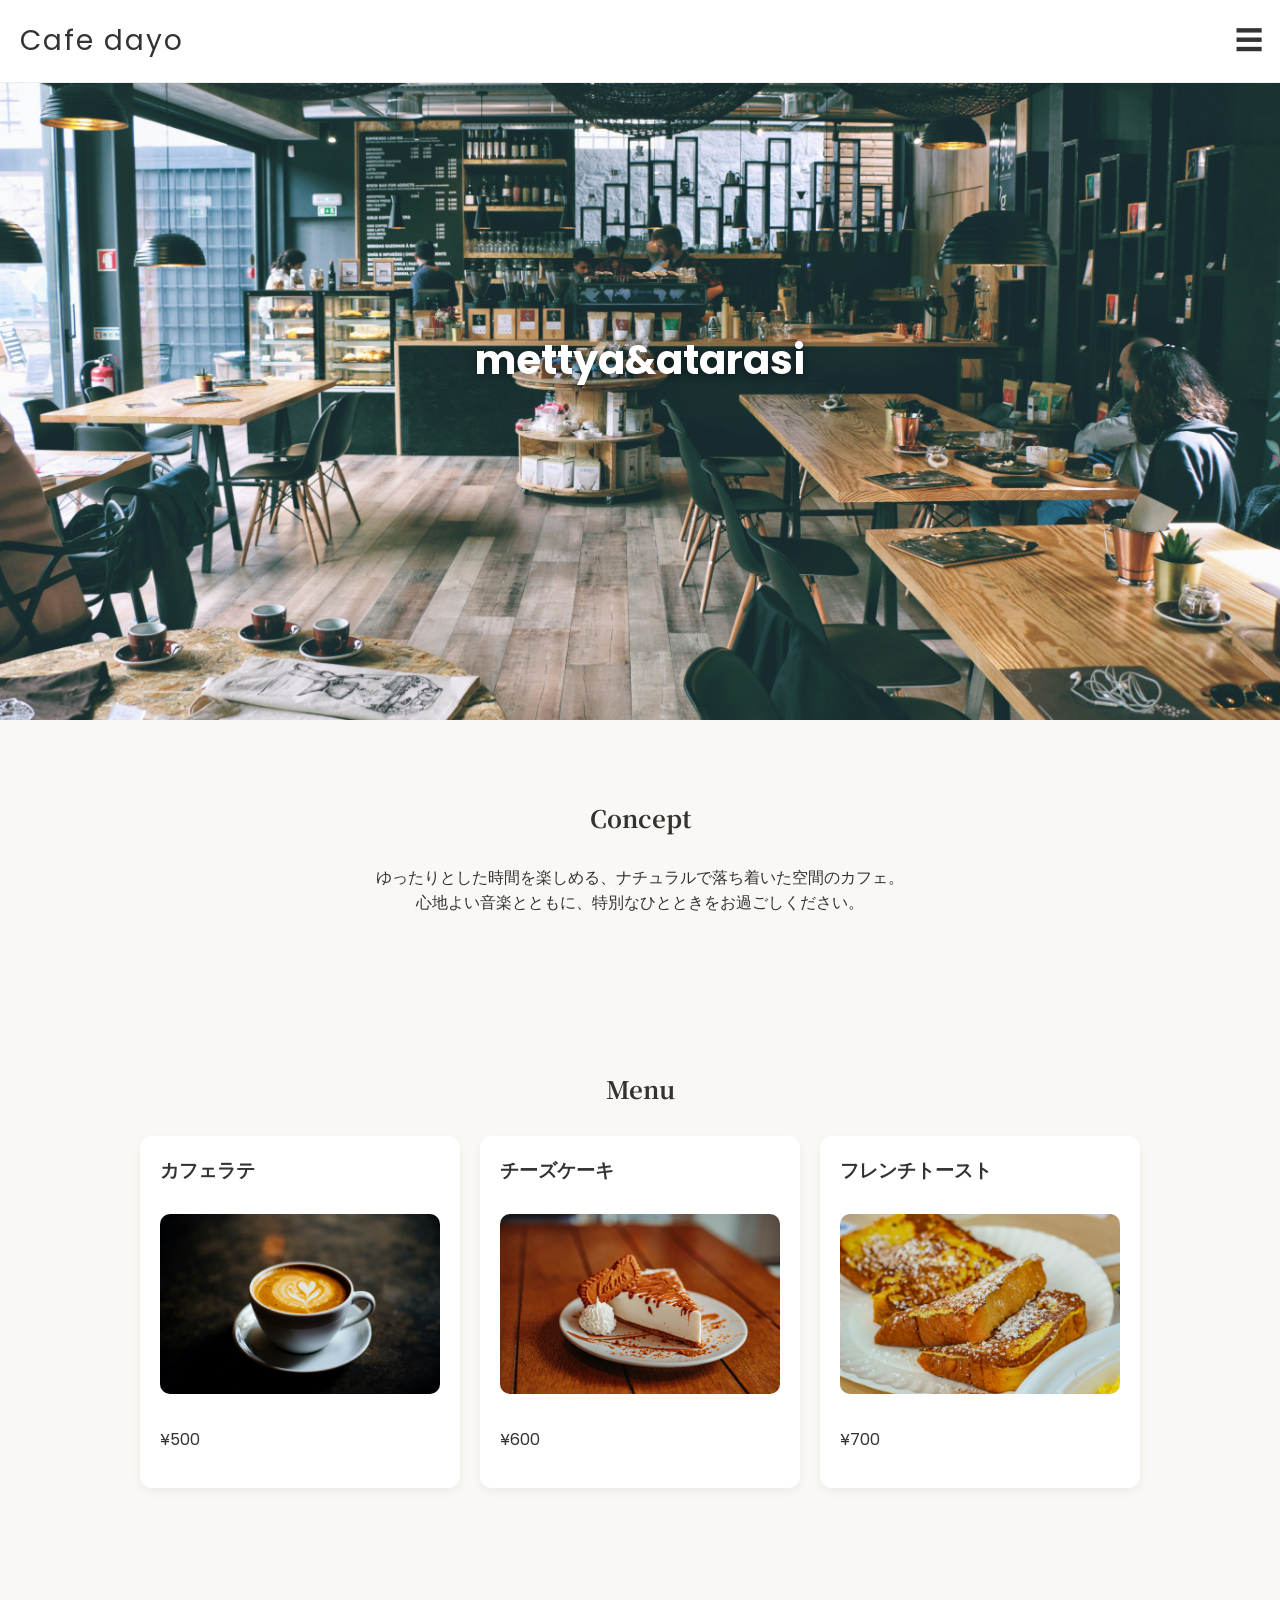
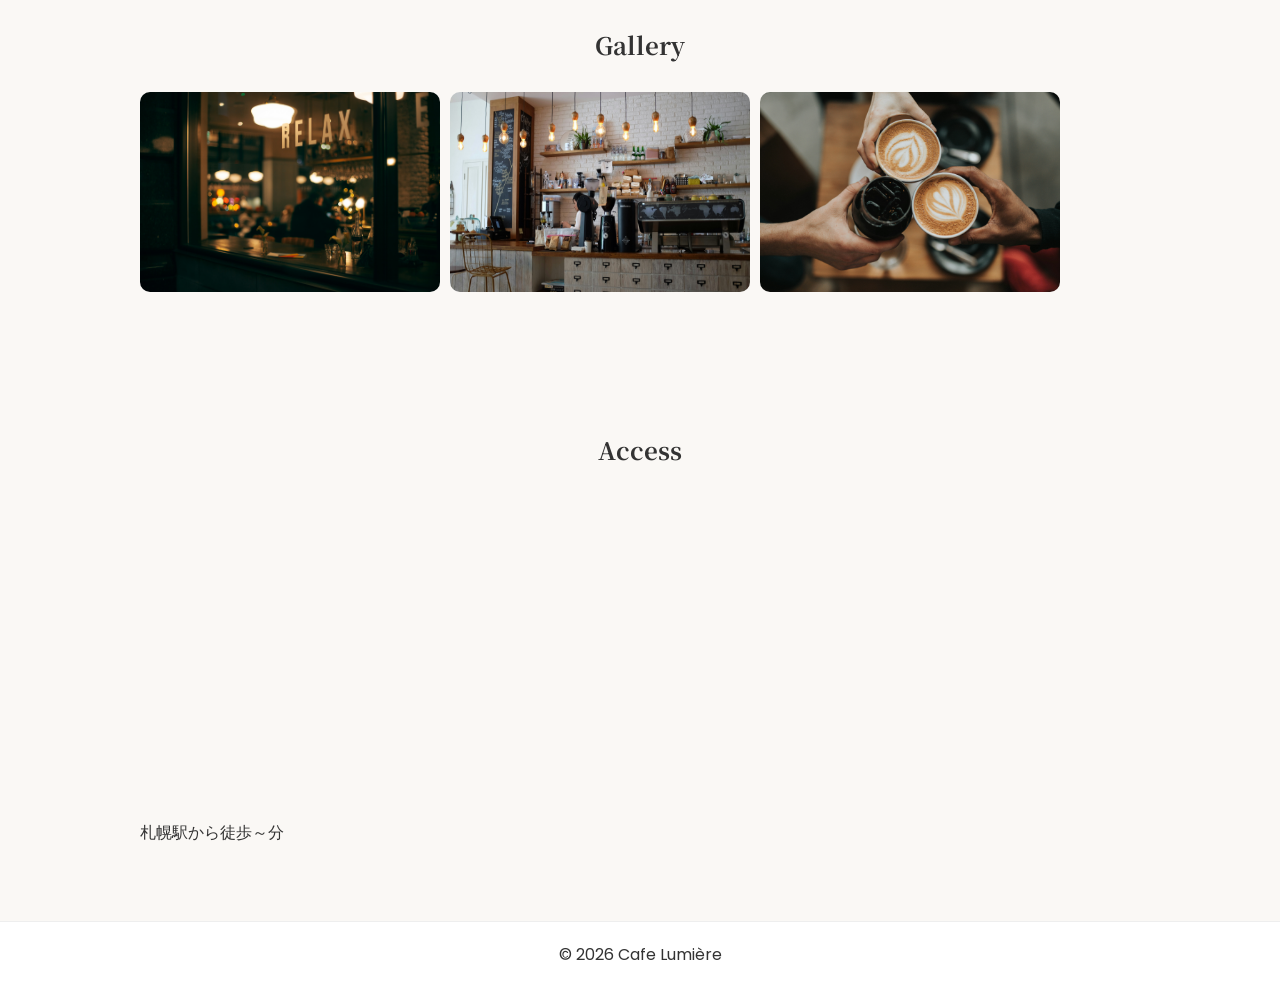
<file: index.html>
<!DOCTYPE html>
<html lang="ja">
<head>
  <meta charset="UTF-8">
  <meta name="viewport" content="width=device-width, initial-scale=1.0">
  <title>Cafe dayo</title>

  <!-- Google Fonts -->
  <link href="https://fonts.googleapis.com/css2?family=Noto+Serif+JP&family=Poppins:wght@300;500&display=swap" rel="stylesheet">
<link rel="stylesheet" href="style.css">
</head>

<body>
<header>
 <div class="header-inner">
    <div class="logo">Cafe dayo</div>

    <!-- ハンバーガーボタン -->
    <div class="menu-btn" id="menu-btn">
      ☰
    </div>
  </div>

  <!-- メニュー -->
 <nav class="nav" id="nav">
  <a href="index.html">TOP</a>
  <a href="about.html">店舗について</a>
  <a href="menu.html">メニュー</a>
  <a href="accese.html">アクセス</a>
  <a href="contact.html">お問い合わせ</a>
</nav>
<script>
const btn = document.getElementById("menu-btn");
const nav = document.getElementById("nav");

btn.addEventListener("click", () => {
  nav.classList.toggle("active");
});
</script>
</header>

<div class="hero">
  mettya&atarasi
</div>

<section>
  <h2>Concept</h2>
  <p style="text-align:center;">
    ゆったりとした時間を楽しめる、ナチュラルで落ち着いた空間のカフェ。<br>
    心地よい音楽とともに、特別なひとときをお過ごしください。
  </p>
</section>

<section>
  <h2>Menu</h2>
  <div class="menu">
    <div class="menu-item">
      <h3>カフェラテ</h3>
    <img src="caferate.jpg" alt="カフェラテ">
      <p>¥500</p>
    </div>
    <div class="menu-item">
      <h3>チーズケーキ</h3>
      <img src="cheesecake.jpg" alt="チーズケーキ">
      <p>¥600</p>
    </div>
    <div class="menu-item">
      <h3>フレンチトースト</h3>
      <img src="hurentipan.jpg" alt="フレンチトースト">
      <p>¥700</p>
    </div>
  </div>
</section>

<section>
  <h2>Gallery</h2>
  <div class="gallery">
    <img src="tennnai1.jpg">
    <img src="tennnai2.jpg">
    <img src="tennnai3.jpg">
  </div>
</section>

<section>
  <h2>Access</h2>
  <iframe src="https://www.google.com/maps/embed?pb=!1m18!1m12!1m3!1d2914.7055236229776!2d141.34624918885493!3d43.0686606!2m3!1f0!2f0!3f0!3m2!1i1024!2i768!4f13.1!3m3!1m2!1s0x5f0b2974d2c3f903%3A0xa5e2b18cdd4a47a5!2z5pyt5bmM6aeF!5e0!3m2!1sja!2sjp!4v1774946274385!5m2!1sja!2sjp" width="600" height="450" style="border:0;" allowfullscreen="" loading="lazy" referrerpolicy="no-referrer-when-downgrade"></iframe>
<p>札幌駅から徒歩～分</p>
</section>

<footer>
  © 2026 Cafe Lumière
</footer>
</body>
</html>
</file>
<file: style.css>
body {
      margin: 0;
      font-family: 'Poppins', sans-serif;
      color: #333;
      background-color: #faf8f5;
    }

    header {
      position: fixed;
      text-align: center;
      padding: 20px;
      font-size: 28px;
      width: 100%;
      letter-spacing: 2px;
      background-color: #fff;
      border-bottom: 1px solid #eee;
    }

    .header-inner {
  display: flex;
  justify-content: space-between;
  align-items: center;
}
.breadcrumb{
     font-size: 14px;
  margin: 20px 0;
  text-align: left;
  margin-bottom: 0px;
  margin-top: 30px;
}

.breadcrumb a {
  text-decoration: none;
  color: #555;
}

.breadcrumb a:hover {
  text-decoration: underline;
}

.breadcrumb span {
  color: #000;
  font-weight: bold;
}

    .hero {
      height: 80vh;
      background: url("background.jpg") center/cover;
      display: flex;
      align-items: center;
      justify-content: center;
      color: white;
      font-size: 40px;
      font-weight: bold;
      text-shadow: 0 2px 10px rgba(0,0,0,0.5);
    }

    section {
      padding: 60px 20px;
      max-width: 1000px;
      margin:auto ;
      
    }
h1{
    text-align: center;
}
    h2 {
      text-align: center;
      margin-bottom: 30px;
      font-family: 'Noto Serif JP', serif;
    }

    .menu {
      display: grid;
      grid-template-columns: repeat(auto-fit, minmax(250px, 1fr));
      gap: 20px;
    }
    .menu-btn {
  position: fixed;
  cursor: pointer;
  top: 20px;
  right: 15px;
}

    .menu-item {
      background: #fff;
      padding: 20px;
      border-radius: 12px;
      box-shadow: 0 4px 10px rgba(0,0,0,0.05);
    }
.menu-item img {
  width: 100%;
  height: 180px;
  object-fit: cover;
  border-radius: 10px;
  margin: 10px 0;
}
    .menu-item h3 {
      margin-top: 0;
    }

    .gallery {
      display: flex;
      gap: 10px;
      overflow-x: auto;
    }

    .gallery img {
      width: 300px;
      border-radius: 10px;
    }

    iframe {
      width: 100%;
      height: 300px;
      border: none;
      border-radius: 10px;
    }

    footer {
      text-align: center;
      padding: 20px;
      background: #fff;
      border-top: 1px solid #eee;
    }

/* メニュー */
.nav {
  display: none;
  flex-direction: column;
  background: white;
  position: absolute;
  font-size: 20px;
  width: 100%;
  left: 0;
  top: 70px;
  text-align: left;
}

.nav a {
  display: block;
  padding: 7px;
  color: #333;
  text-decoration: none;
}
/* 表示用（JSで使う） */
.nav.active {
  display: flex;
}

/*フォーム*/
.contact-form {
  width: 100%;
  max-width: 500px;
  margin: 40px auto;
  padding: 30px;
  background: #fff;
  border-radius: 10px;
  box-shadow: 0 4px 10px rgba(0,0,0,0.1);
  box-sizing: border-box;
}

.contact-form h2 {
  text-align: center;
  margin-bottom: 20px;
}

.contact-form label {
  display: block;
  margin-bottom: 5px;
  font-weight: bold;
}

.contact-form input,
.contact-form textarea {
  width: 100%;
  padding: 10px;
  margin-bottom: 20px;
  border: 1px solid #ccc;
  border-radius: 5px;
  font-size: 14px;
  
}

.contact-form textarea {
  height: 120px;
  resize: none;
}

.contact-form input:focus,
.contact-form textarea:focus {
  border-color: #8b5e3c;
  outline: none;
}

.contact-form button {
  width: 100%;
  padding: 12px;
  background: #8b5e3c;
  color: #fff;
  border: none;
  border-radius: 5px;
  font-size: 16px;
  cursor: pointer;
  transition: 0.3s;
}

.contact-form button:hover {
  background: #6e472e;
}
</file>
